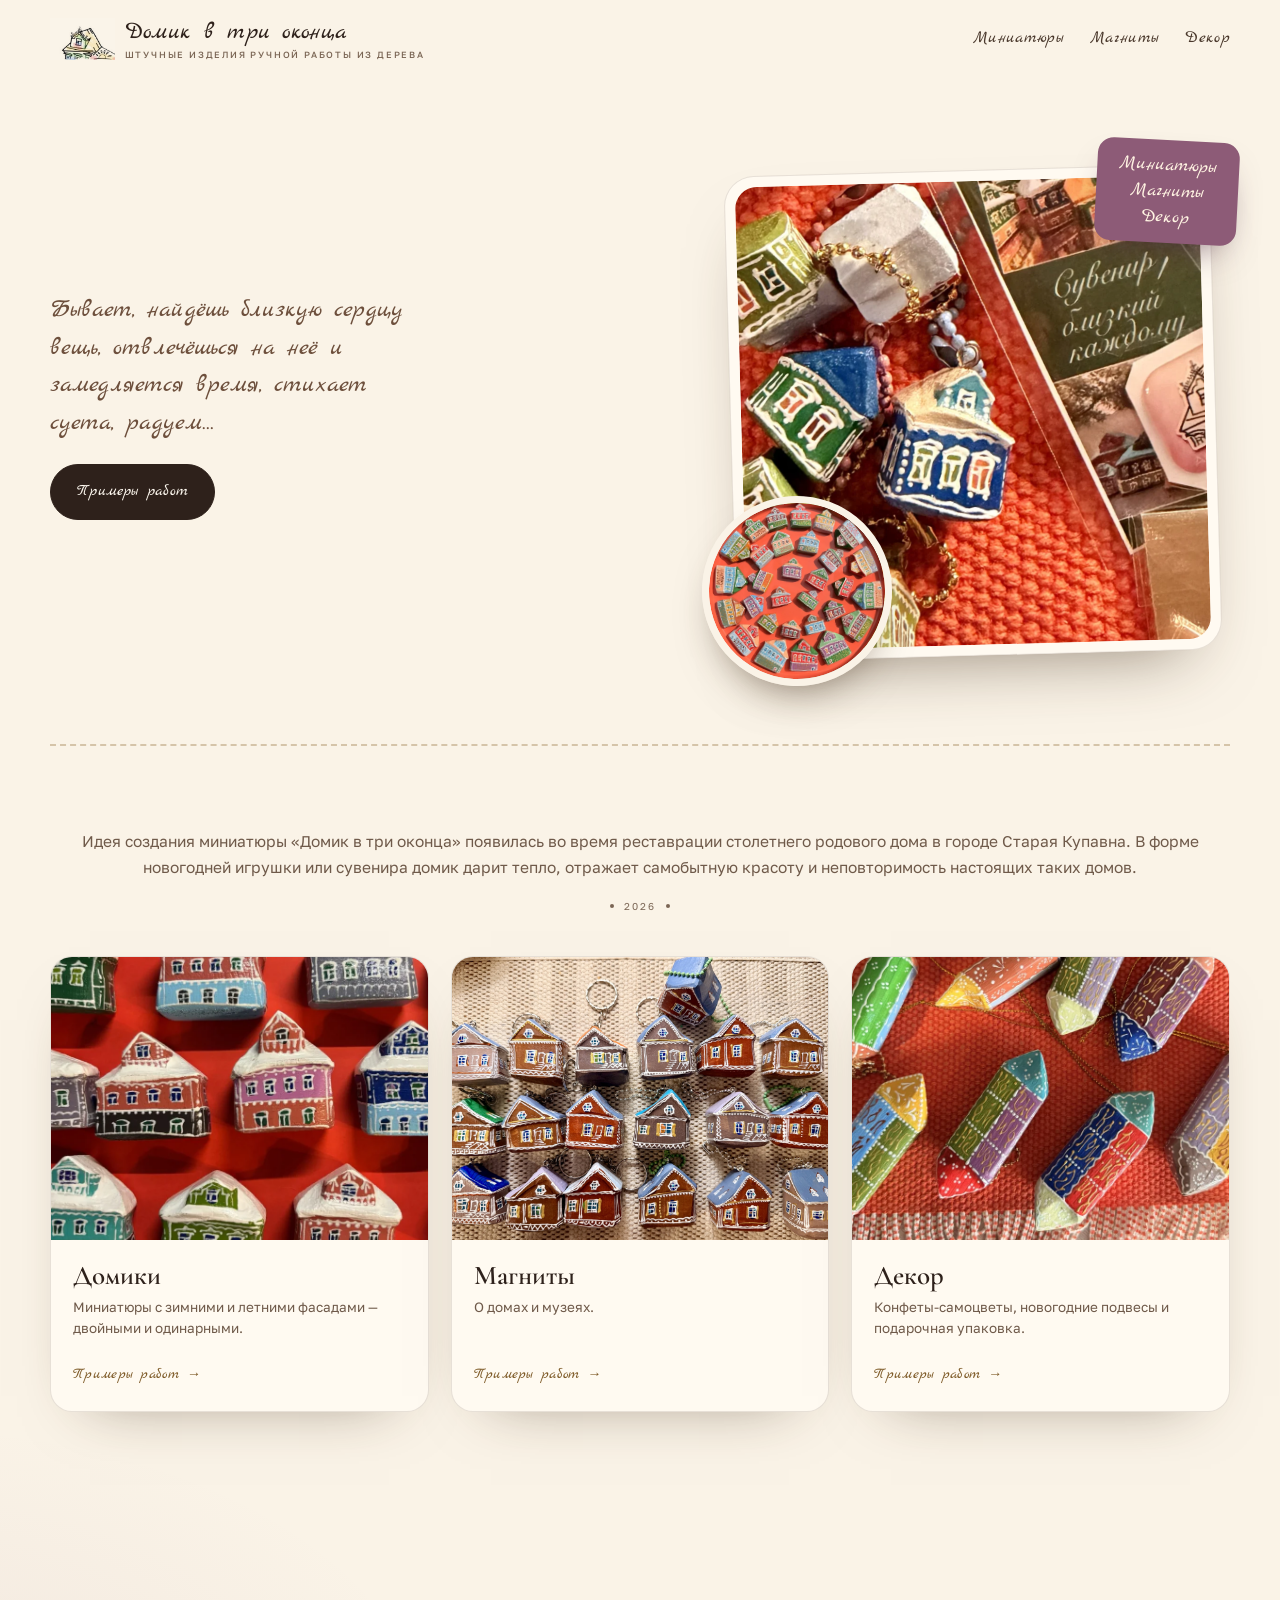
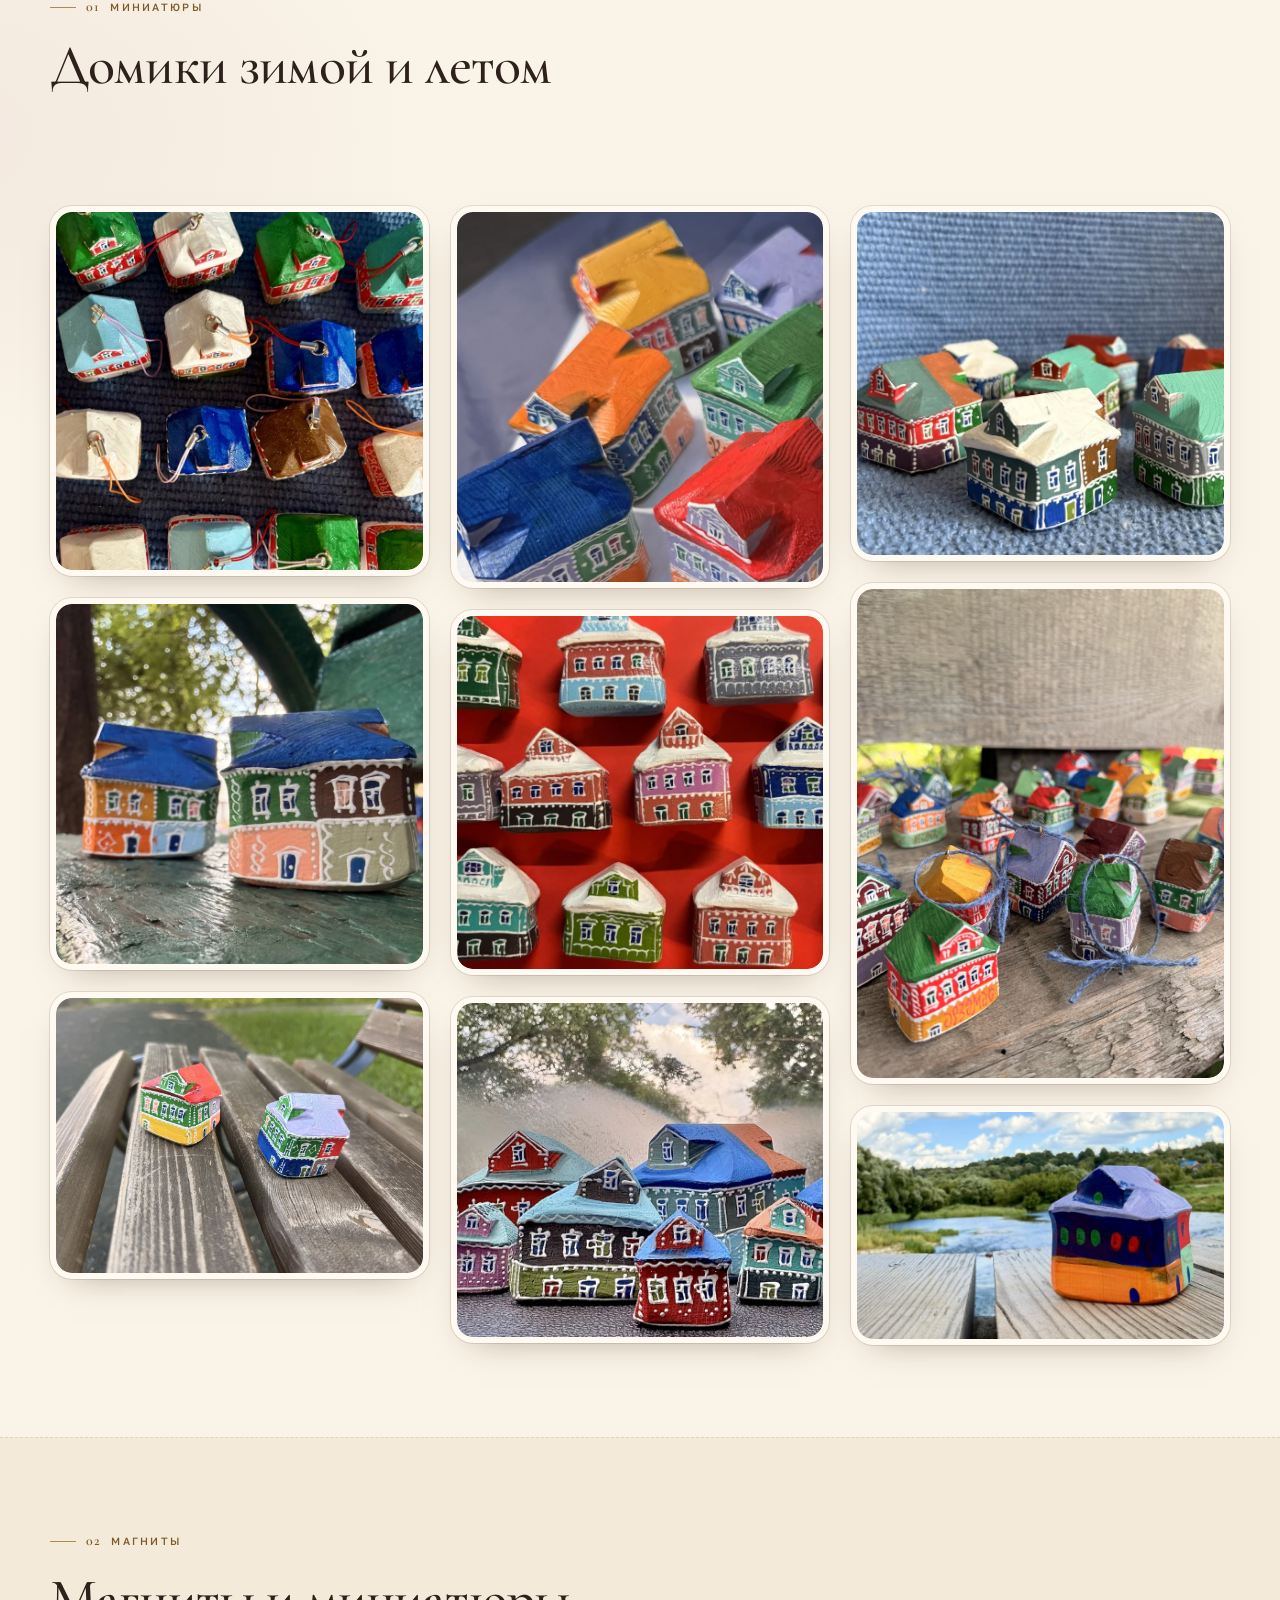
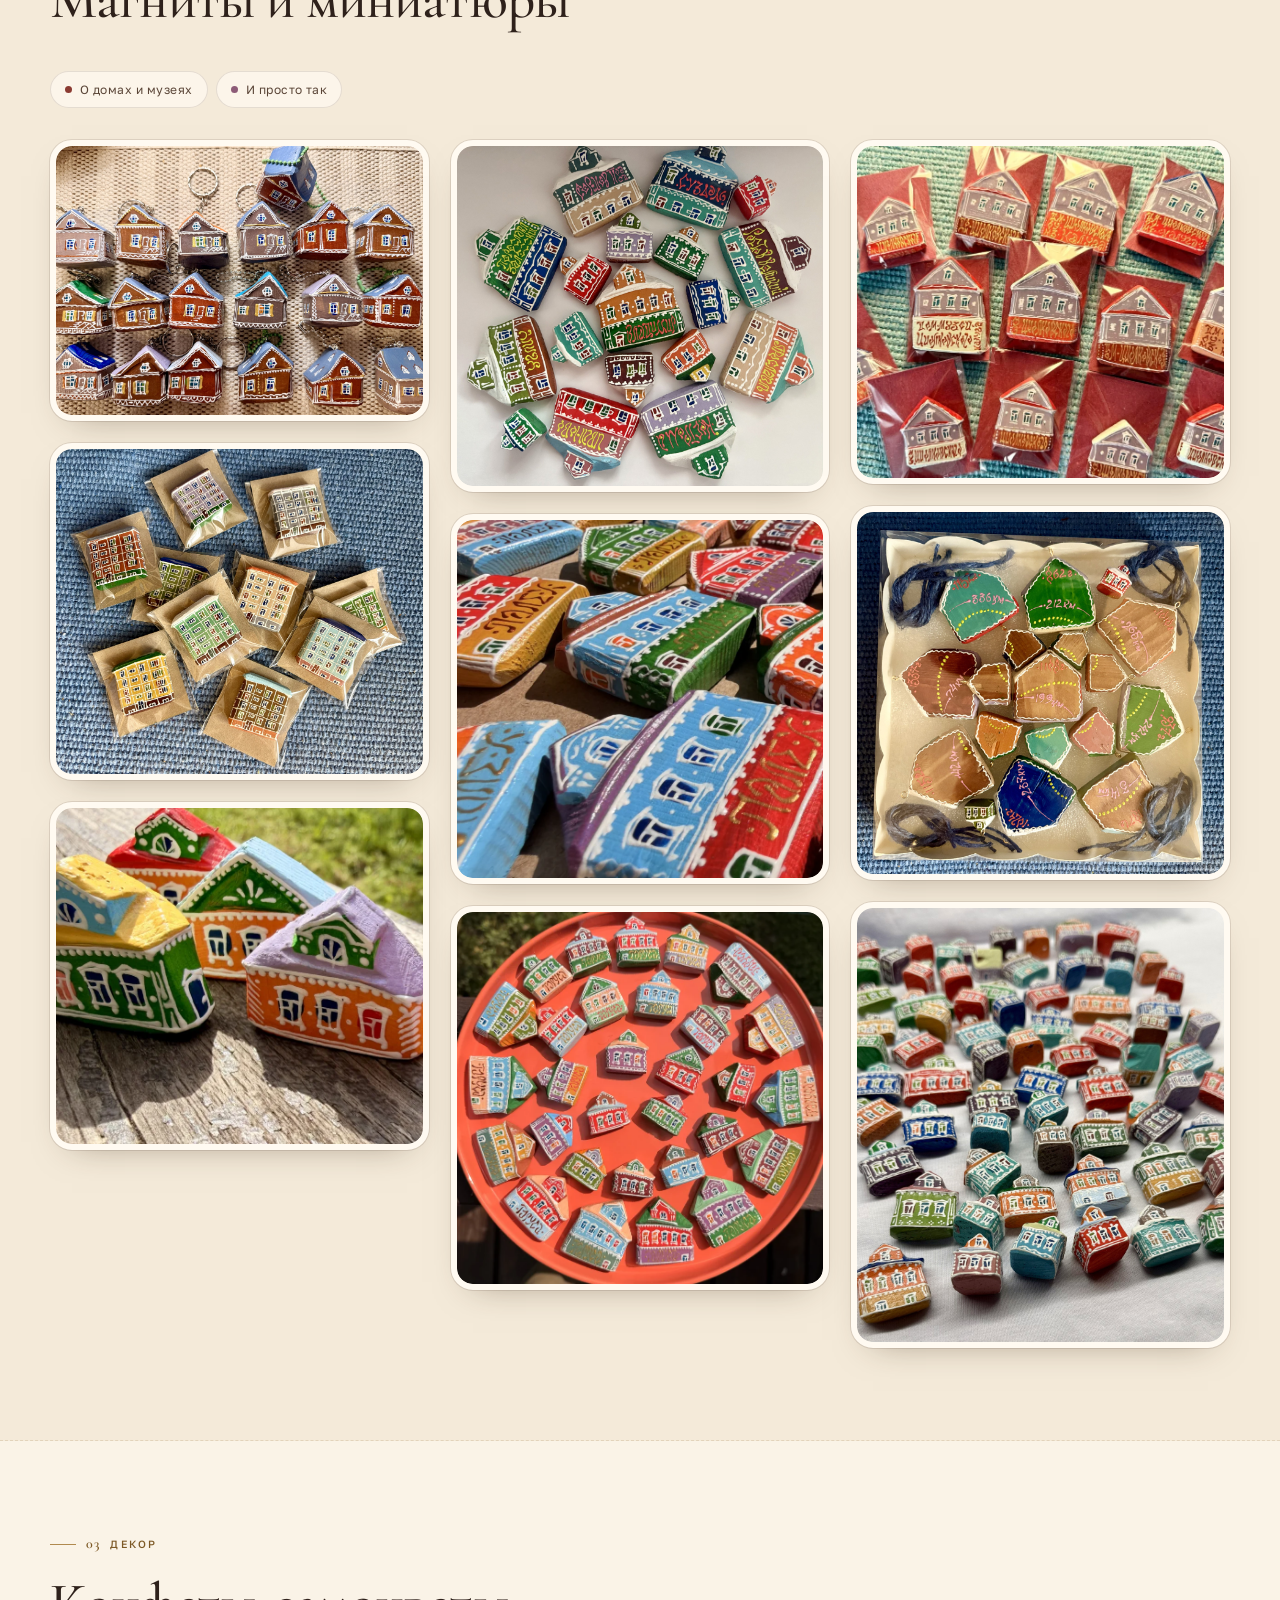
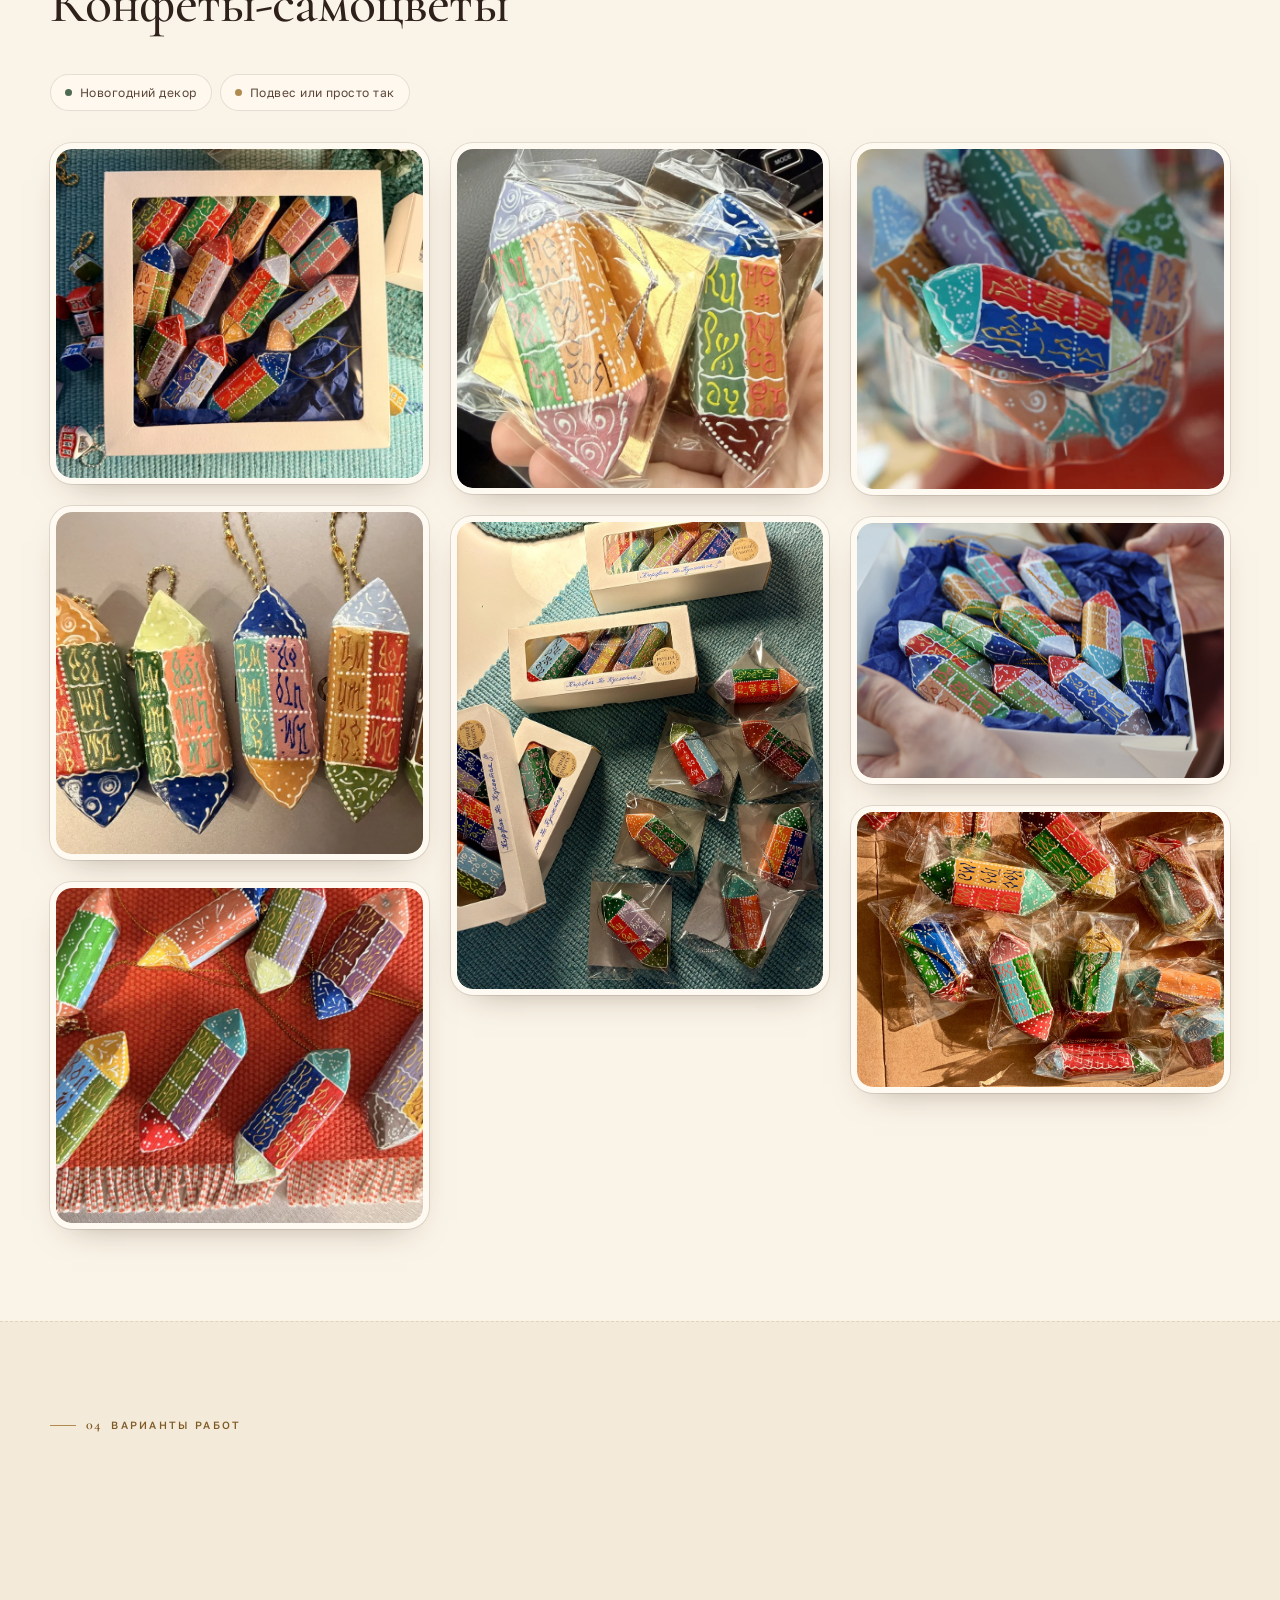
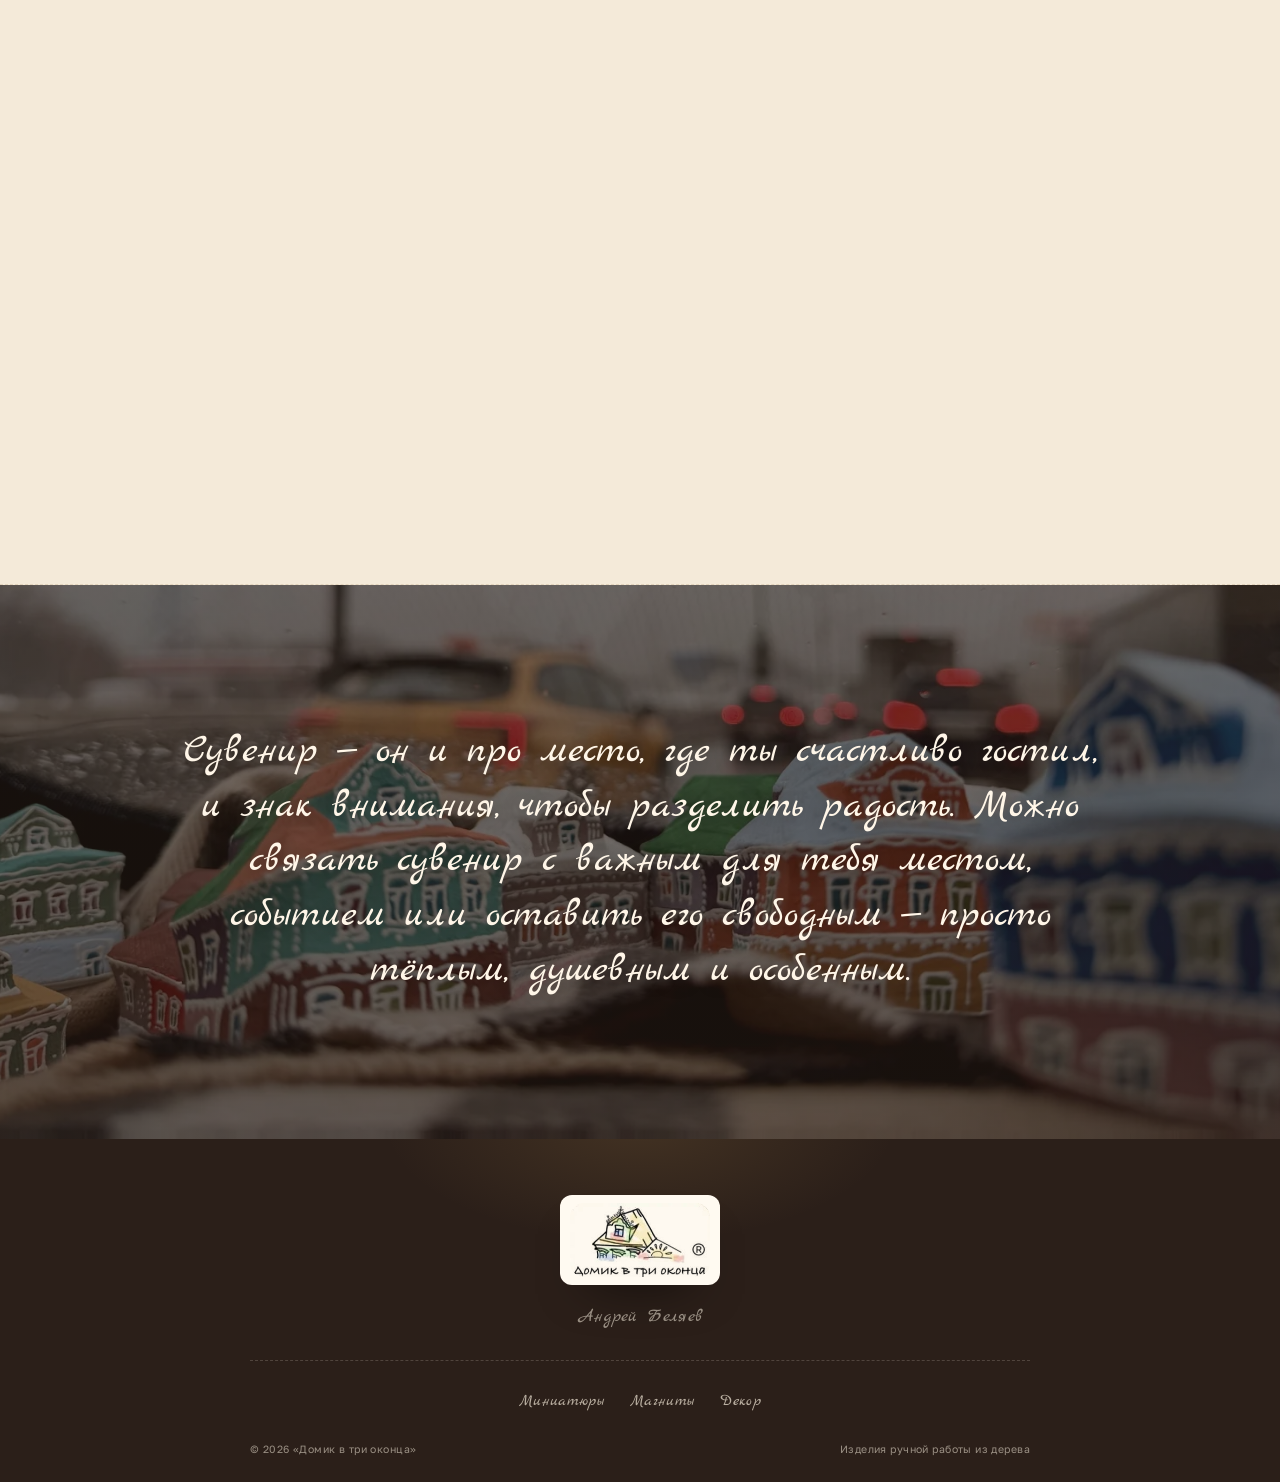
<file: index.html>
<!doctype html>
<html lang="ru">
<head>
  <meta charset="utf-8">
  <meta name="viewport" content="width=device-width, initial-scale=1">
  <title>Домик в три оконца — деревянные домики, магниты и декор ручной работы</title>
  <meta name="description" content="Домик в три оконца — штучные изделия ручной работы из дерева: миниатюрные домики, магниты, конфеты-самоцветы и новогодний декор. Андрей Беляев.">
  <link rel="canonical" href="https://andrbel218.github.io/domik-v-tri-okna/">
  <meta name="theme-color" content="#faf3e7">
  <script>document.documentElement.classList.add("js");</script>

  <meta property="og:type" content="website">
  <meta property="og:locale" content="ru_RU">
  <meta property="og:title" content="Домик в три оконца — изделия ручной работы из дерева">
  <meta property="og:description" content="Миниатюрные домики, магниты, конфеты-самоцветы и новогодний декор. Каждая вещь расписана вручную.">
  <meta property="og:url" content="https://andrbel218.github.io/domik-v-tri-okna/">
  <meta property="og:image" content="https://andrbel218.github.io/domik-v-tri-okna/assets/img/hero-main.jpg">

  <link rel="icon" href="assets/favicon.svg" type="image/svg+xml">
  <link rel="preconnect" href="https://fonts.googleapis.com">
  <link rel="preconnect" href="https://fonts.gstatic.com" crossorigin>
  <link href="https://fonts.googleapis.com/css2?family=Cormorant+Garamond:ital,wght@0,400;0,500;0,600;1,400;1,500&family=Golos+Text:wght@400;500;600&family=Marck+Script&display=swap" rel="stylesheet">
  <link rel="stylesheet" href="styles.css?v=23">

  <script type="application/ld+json">
  {
    "@context": "https://schema.org",
    "@type": "Organization",
    "name": "Домик в три оконца",
    "url": "https://andrbel218.github.io/domik-v-tri-okna/",
    "logo": "https://andrbel218.github.io/domik-v-tri-okna/assets/img/logo-correct.png",
    "founder": "Андрей Беляев",
    "description": "Штучные изделия ручной работы из дерева: миниатюрные домики, магниты, конфеты-самоцветы и новогодний декор."
  }
  </script>
</head>
<body>
  <div id="top"></div>
  <a class="skip-link" href="#main">Перейти к содержимому</a>

  <header class="site-header">
    <div class="container header__inner">
      <a class="brand" href="#top" aria-label="Домик в три оконца — штучные изделия ручной работы из дерева, на главную">
        <img class="brand__mark" src="assets/img/logo-mark.jpg" alt="" width="215" height="140">
        <span class="brand__text">
          <span class="brand__name">Домик в три оконца</span>
          <span class="brand__note">Штучные изделия ручной работы из дерева</span>
        </span>
      </a>

      <nav class="nav" id="nav" aria-label="Основная навигация">
        <a href="#domiki">Миниатюры</a>
        <a href="#magnity">Магниты</a>
        <a href="#dekor">Декор</a>
      </nav>

      <button class="burger" type="button" aria-label="Открыть меню" aria-controls="nav" aria-expanded="false">
        <span></span><span></span><span></span>
      </button>
    </div>
  </header>

  <main id="main">
    <!-- Блок «про идею»: заказчик пришлёт отдельный слайд. Вставить перед .hero. -->
    <section class="hero">
      <div class="container hero__grid">
        <div class="hero__content" data-reveal>
          <h1 class="visually-hidden">Домик в три оконца — штучные изделия ручной работы из дерева</h1>
          <p class="hero__quote">Бывает, найдёшь близкую сердцу вещь, отвлечёшься на неё и замедляется время, стихает суета, радуем…</p>
          <div class="hero__actions">
            <a class="btn btn--primary" href="#domiki">Примеры работ</a>
          </div>
        </div>

        <div class="hero__media" data-reveal>
          <figure class="hero__photo">
            <img src="assets/img/photos/hero-main-preview.webp" alt="Деревянные домики-брелоки и миниатюры на оранжевой вязаной салфетке" width="988" height="1000" fetchpriority="high">
          </figure>
          <figure class="hero__inset">
            <img src="assets/img/photos/214317-08-preview.webp" alt="Магниты-домики в красной тарелке" width="789" height="800" loading="lazy">
          </figure>
          <div class="hero__badge" aria-hidden="true">
            <span>Миниатюры</span>
            <span>Магниты</span>
            <span>Декор</span>
          </div>
        </div>
      </div>
      <div class="container">
        <div class="stitch"></div>
      </div>
    </section>

    <section class="section section--categories" id="kategorii">
      <div class="container">
        <div class="section-head section-head--center" data-reveal>
          <div class="idea-text">
            <p class="section-head__sub">Идея создания миниатюры «Домик в три оконца» появилась во время реставрации столетнего родового дома в городе Старая Купавна. В форме новогодней игрушки или сувенира домик дарит тепло, отражает самобытную красоту и неповторимость настоящих таких домов.</p>
            <p class="section-head__year"><span class="year-dot" aria-hidden="true"></span>2026<span class="year-dot" aria-hidden="true"></span></p>
          </div>
        </div>

        <div class="cards">
          <a class="cat-card" href="#domiki" data-reveal>
            <span class="cat-card__media">
              <img src="assets/img/photos/214313-05-preview.webp" alt="Домики-миниатюры с зимней росписью" width="800" height="771" loading="lazy">
            </span>
            <span class="cat-card__body">
              <span class="cat-card__title">Домики</span>
              <span class="cat-card__text">Миниатюры с зимними и летними фасадами — двойными и одинарными.</span>
              <span class="cat-card__link">Примеры работ</span>
            </span>
          </a>

          <a class="cat-card" href="#magnity" data-reveal>
            <span class="cat-card__media">
              <img src="assets/img/photos/214317-01-customer-preview.jpg" alt="Магниты-домики с разными фасадами" width="1200" height="880" loading="lazy">
            </span>
            <span class="cat-card__body">
              <span class="cat-card__title">Магниты</span>
              <span class="cat-card__text">О домах и музеях.</span>
              <span class="cat-card__link">Примеры работ</span>
            </span>
          </a>

          <a class="cat-card" href="#dekor" data-reveal>
            <span class="cat-card__media">
              <img src="assets/img/photos/214320-03-preview.webp" alt="Конфеты-самоцветы с росписью на красном фоне" width="800" height="732" loading="lazy">
            </span>
            <span class="cat-card__body">
              <span class="cat-card__title">Декор</span>
              <span class="cat-card__text">Конфеты-самоцветы, новогодние подвесы и подарочная упаковка.</span>
              <span class="cat-card__link">Примеры работ</span>
            </span>
          </a>
        </div>
      </div>
    </section>

    <section class="section" id="domiki">
      <div class="container">
        <div class="section-head" data-reveal>
          <p class="eyebrow"><span class="eyebrow__num">01</span> Миниатюры</p>
          <h2>Домики зимой и летом</h2>
        </div>

        <ul class="chips" data-reveal>
          <li class="chip"><i style="--chip:#b08a4f"></i>Двойной фасад</li>
          <li class="chip"><i style="--chip:#4e6a50"></i>Одинарный фасад</li>
        </ul>

        <div class="gallery" data-gallery>
          <figure class="gallery__item" data-reveal>
            <button class="gallery__btn" type="button" data-lightbox data-full="assets/img/photos/214313-01-full.webp" aria-label="Открыть фото: домики с зимними и летними фасадами">
              <img src="assets/img/photos/214313-01-preview.webp" alt="Набор домиков с зимними и летними фасадами" width="800" height="782" loading="lazy">
            </button>
          </figure>
          <figure class="gallery__item" data-reveal>
            <button class="gallery__btn" type="button" data-lightbox data-full="assets/img/photos/214313-02-full.webp" aria-label="Открыть фото: два расписных домика">
              <img src="assets/img/photos/214313-02-preview.webp" alt="Два расписных домика на садовом столе" width="800" height="785" loading="lazy">
            </button>
          </figure>
          <figure class="gallery__item" data-reveal>
            <button class="gallery__btn" type="button" data-lightbox data-full="assets/img/photos/heic__image-23-11-26-06-41-7-full.jpg" aria-label="Открыть фото: домики с двойным фасадом">
              <img src="assets/img/photos/heic__image-23-11-26-06-41-7-preview.jpg" alt="Домики с двойным фасадом на деревянной скамье" width="1200" height="900" loading="lazy">
            </button>
          </figure>
          <figure class="gallery__item" data-reveal>
            <button class="gallery__btn" type="button" data-lightbox data-full="assets/img/photos/214313-04-full.webp" aria-label="Открыть фото: домики с яркой росписью">
              <img src="assets/img/photos/214313-04-preview.webp" alt="Яркие домики с росписью на красном фоне" width="792" height="800" loading="lazy">
            </button>
          </figure>
          <figure class="gallery__item" data-reveal>
            <button class="gallery__btn" type="button" data-lightbox data-full="assets/img/photos/214313-05-full.webp" aria-label="Открыть фото: домики-магниты с зимней росписью">
              <img src="assets/img/photos/214313-05-preview.webp" alt="Домики-магниты с зимними фасадами на красной ткани" width="800" height="771" loading="lazy">
            </button>
          </figure>
          <figure class="gallery__item" data-reveal>
            <button class="gallery__btn" type="button" data-lightbox data-full="assets/img/photos/214313-06-full.webp" aria-label="Открыть фото: домики на летней веранде">
              <img src="assets/img/photos/214313-06-preview.webp" alt="Миниатюрные домики на летней веранде" width="800" height="728" loading="lazy">
            </button>
          </figure>
          <figure class="gallery__item" data-reveal>
            <button class="gallery__btn" type="button" data-lightbox data-full="assets/img/photos/214313-07-full.webp" aria-label="Открыть фото: домики с разными фасадами">
              <img src="assets/img/photos/214313-07-preview.webp" alt="Домики с разными фасадами на тканой салфетке" width="800" height="749" loading="lazy">
            </button>
          </figure>
          <figure class="gallery__item" data-reveal>
            <button class="gallery__btn" type="button" data-lightbox data-full="assets/img/photos/heic__image-23-11-26-06-41-1-full.jpg" aria-label="Открыть фото: домики среди зелени">
              <img src="assets/img/photos/heic__image-23-11-26-06-41-1-preview.jpg" alt="Расписные домики среди зелени" width="1200" height="900" loading="lazy">
            </button>
          </figure>
          <figure class="gallery__item" data-reveal>
            <button class="gallery__btn" type="button" data-lightbox data-full="assets/img/photos/214313-09-full.webp" aria-label="Открыть фото: домик на берегу реки">
              <img src="assets/img/photos/214313-09-preview.webp" alt="Домик с синей крышей на берегу реки" width="800" height="496" loading="lazy">
            </button>
          </figure>
        </div>
      </div>
    </section>

    <section class="section section--tint" id="magnity">
      <div class="container">
        <div class="section-head" data-reveal>
          <p class="eyebrow"><span class="eyebrow__num">02</span> Магниты</p>
          <h2>Магниты и миниатюры</h2>
        </div>

        <ul class="chips" data-reveal>
          <li class="chip"><i style="--chip:#8b3a31"></i>О домах и музеях</li>
          <li class="chip"><i style="--chip:#8d5b77"></i>И просто так</li>
        </ul>

        <div class="gallery" data-gallery>
          <figure class="gallery__item" data-reveal>
            <button class="gallery__btn" type="button" data-lightbox data-full="assets/img/photos/214317-01-customer-full.jpg" aria-label="Открыть фото: магниты-домики с разными фасадами">
              <img src="assets/img/photos/214317-01-customer-preview.jpg" alt="Магниты-домики с разными фасадами на тёмном фоне" width="1200" height="880" loading="lazy">
            </button>
          </figure>
          <figure class="gallery__item" data-reveal>
            <button class="gallery__btn" type="button" data-lightbox data-full="assets/img/photos/heic__image-23-11-26-06-44-4-full.jpg" aria-label="Открыть фото: маленькие наборные домики">
              <img src="assets/img/photos/heic__image-23-11-26-06-44-4-preview.jpg" alt="Маленькие наборные домики на синей ткани" width="1200" height="1063" loading="lazy">
            </button>
          </figure>
          <figure class="gallery__item" data-reveal>
            <button class="gallery__btn" type="button" data-lightbox data-full="assets/img/photos/214317-04-full.webp" aria-label="Открыть фото: домики-магниты на деревянном столе">
              <img src="assets/img/photos/214317-04-preview.webp" alt="Домики-магниты на деревянном столе" width="800" height="735" loading="lazy">
            </button>
          </figure>
          <figure class="gallery__item" data-reveal>
            <button class="gallery__btn" type="button" data-lightbox data-full="assets/img/photos/214317-02-customer-full.jpg" aria-label="Открыть фото: наборные магниты-домики">
              <img src="assets/img/photos/214317-02-customer-preview.jpg" alt="Наборные магниты-домики, рассыпанные на светлой поверхности" width="1200" height="1112" loading="lazy">
            </button>
          </figure>
          <figure class="gallery__item" data-reveal>
            <button class="gallery__btn" type="button" data-lightbox data-full="assets/img/photos/214317-06-full.webp" aria-label="Открыть фото: магниты-домики с навесами">
              <img src="assets/img/photos/214317-06-preview.webp" alt="Магниты-домики с разноцветными навесами" width="800" height="782" loading="lazy">
            </button>
          </figure>
          <figure class="gallery__item" data-reveal>
            <button class="gallery__btn" type="button" data-lightbox data-full="assets/img/photos/214317-08-full.webp" aria-label="Открыть фото: домики-магниты в красной тарелке">
              <img src="assets/img/photos/214317-08-preview.webp" alt="Магниты-домики в красной тарелке" width="789" height="800" loading="lazy">
            </button>
          </figure>
          <figure class="gallery__item" data-reveal>
            <button class="gallery__btn" type="button" data-lightbox data-full="assets/img/photos/214317-09-full.webp" aria-label="Открыть фото: домики-магниты в подарочной упаковке">
              <img src="assets/img/photos/214317-09-preview.webp" alt="Домики-магниты в подарочной упаковке" width="800" height="725" loading="lazy">
            </button>
          </figure>
          <figure class="gallery__item" data-reveal>
            <button class="gallery__btn" type="button" data-lightbox data-full="assets/img/photos/heic__image-23-11-26-06-44-1-full.jpg" aria-label="Открыть фото: расписные домики-подвески на ткани">
              <img src="assets/img/photos/heic__image-23-11-26-06-44-1-preview.jpg" alt="Расписные домики-подвески на тканевой подложке" width="1200" height="1184" loading="lazy">
            </button>
          </figure>
          <figure class="gallery__item" data-reveal>
            <button class="gallery__btn" type="button" data-lightbox data-full="assets/img/photos/heic__image-23-11-26-06-43-2-full.jpg" aria-label="Открыть фото: маленькие магниты-домики">
              <img src="assets/img/photos/heic__image-23-11-26-06-43-2-preview.jpg" alt="Много маленьких магнитов-домиков на светлой поверхности" width="1013" height="1200" loading="lazy">
            </button>
          </figure>
        </div>
      </div>
    </section>

    <section class="section" id="dekor">
      <div class="container">
        <div class="section-head" data-reveal>
          <p class="eyebrow"><span class="eyebrow__num">03</span> Декор</p>
          <h2>Конфеты-самоцветы</h2>
        </div>

        <ul class="chips" data-reveal>
          <li class="chip"><i style="--chip:#4e6a50"></i>Новогодний декор</li>
          <li class="chip"><i style="--chip:#b08a4f"></i>Подвес или просто так</li>
        </ul>

        <div class="gallery" data-gallery>
          <figure class="gallery__item" data-reveal>
            <button class="gallery__btn" type="button" data-lightbox data-full="assets/img/photos/214320-01-full.webp" aria-label="Открыть фото: конфеты-самоцветы в коробке">
              <img src="assets/img/photos/214320-01-preview.webp" alt="Конфеты-самоцветы в подарочной коробке" width="800" height="718" loading="lazy">
            </button>
          </figure>
          <figure class="gallery__item" data-reveal>
            <button class="gallery__btn" type="button" data-lightbox data-full="assets/img/photos/214320-02-full.webp" aria-label="Открыть фото: ёлочные подвесы-домики">
              <img src="assets/img/photos/214320-02-preview.webp" alt="Ёлочные подвесы в виде домиков" width="800" height="745" loading="lazy">
            </button>
          </figure>
          <figure class="gallery__item" data-reveal>
            <button class="gallery__btn" type="button" data-lightbox data-full="assets/img/photos/214320-03-full.webp" aria-label="Открыть фото: конфеты-самоцветы с росписью">
              <img src="assets/img/photos/214320-03-preview.webp" alt="Конфеты-самоцветы с росписью на красном фоне" width="800" height="732" loading="lazy">
            </button>
          </figure>
          <figure class="gallery__item" data-reveal>
            <button class="gallery__btn" type="button" data-lightbox data-full="assets/img/photos/214320-04-full.webp" aria-label="Открыть фото: конфеты-самоцветы в упаковке">
              <img src="assets/img/photos/214320-04-preview.webp" alt="Конфеты-самоцветы в прозрачной упаковке" width="800" height="740" loading="lazy">
            </button>
          </figure>
          <figure class="gallery__item" data-reveal>
            <button class="gallery__btn" type="button" data-lightbox data-full="assets/img/photos/heic__image-23-11-26-06-44-5-full.jpg" aria-label="Открыть фото: подарочные наборы">
              <img src="assets/img/photos/heic__image-23-11-26-06-44-5-preview.jpg" alt="Подарочные наборы конфет-самоцветов" width="943" height="1200" loading="lazy">
            </button>
          </figure>
          <figure class="gallery__item" data-reveal>
            <button class="gallery__btn" type="button" data-lightbox data-full="assets/img/photos/214320-06-full.webp" aria-label="Открыть фото: конфеты-самоцветы крупным планом">
              <img src="assets/img/photos/214320-06-preview.webp" alt="Крупный план конфет-самоцветов" width="800" height="741" loading="lazy">
            </button>
          </figure>
          <figure class="gallery__item" data-reveal>
            <button class="gallery__btn" type="button" data-lightbox data-full="assets/img/photos/jpeg__image-24-11-26-01-13-1-full.jpg" aria-label="Открыть фото: горка конфет-самоцветов">
              <img src="assets/img/photos/jpeg__image-24-11-26-01-13-1-preview.jpg" alt="Горка конфет-самоцветов" width="1200" height="836" loading="lazy">
            </button>
          </figure>
          <figure class="gallery__item" data-reveal>
            <button class="gallery__btn" type="button" data-lightbox data-full="assets/img/photos/heic__image-23-11-26-06-37-full.jpg" aria-label="Открыть фото: конфеты-самоцветы в упаковке">
              <img src="assets/img/photos/heic__image-23-11-26-06-37-preview.jpg" alt="Конфеты-самоцветы в прозрачной упаковке" width="1200" height="900" loading="lazy">
            </button>
          </figure>
        </div>
      </div>
    </section>

    <section class="section section--tint" id="ceny">
      <div class="container">
        <div class="section-head" data-reveal>
          <p class="eyebrow"><span class="eyebrow__num">04</span> Варианты работ</p>
        </div>

        <div class="price-grid">
          <div class="price-card" data-reveal>
            <div class="price-card__top">
              <span class="price-card__title">Что можно заказать</span>
            </div>

            <ul class="price-list">
              <li class="price-row">
                <span class="price-row__name">Домик с мезонином, с двумя фасадами</span>
                <span class="price-row__size">5 × 5 × 5 см</span>
              </li>
              <li class="price-row">
                <span class="price-row__name">Домик с мезонином, с подвесом</span>
                <span class="price-row__size">4 × 4 × 2 см</span>
              </li>
              <li class="price-row">
                <span class="price-row__name">Брелок / обвес</span>
                <span class="price-row__size">2,5 × 2,5 × 0,5 см<br>или 1,5 × 1,5 × 1,5 см</span>
              </li>
              <li class="price-row">
                <span class="price-row__name">Магнит большой (брошь / значок)</span>
                <span class="price-row__size">4,5 × 4 × 0,5 см</span>
              </li>
              <li class="price-row">
                <span class="price-row__name">Магнит малый (брошь / значок)</span>
                <span class="price-row__size">3 × 3 × 0,5 см</span>
              </li>
              <li class="price-row">
                <span class="price-row__name">Магнит-кроха (брошь / значок)</span>
                <span class="price-row__size">2,5 × 2 × 0,5 см</span>
              </li>
              <li class="price-row">
                <span class="price-row__name">Домик с мезонином малый, с подвесом</span>
                <span class="price-row__size">размер уточняется</span>
              </li>
              <li class="price-row">
                <span class="price-row__name">Конфеты-самоцветы</span>
                <span class="price-row__size">7 × 2,5 × 1,5 см</span>
              </li>
            </ul>

            <p class="price-card__note">Упаковка: пакет с клеевым краем и фоновая подложка. Стоимость — по запросу.</p>
          </div>
        </div>
      </div>
    </section>

    <section class="quote" aria-label="О сувенире">
      <img class="quote__bg" src="assets/img/photos/quote-bg-preview.webp" alt="" width="1600" height="638" loading="lazy" aria-hidden="true">
      <div class="container quote__inner" data-reveal>
        <blockquote class="quote__text">Сувенир — он и про место, где ты счастливо гостил, и знак внимания, чтобы разделить радость. Можно связать сувенир с важным для тебя местом, событием или оставить его свободным — просто тёплым, душевным и особенным.</blockquote>
      </div>
    </section>

    <footer class="footer" id="kontakty">
      <div class="container footer__inner">
        <div class="footer__logo-wrap" data-reveal>
          <img class="footer__logo" src="assets/img/logo-correct.png" alt="Домик в три оконца" width="262" height="140" loading="lazy">
        </div>

        <p class="footer__name" data-reveal>Андрей Беляев</p>

        <nav class="footer__nav" aria-label="Навигация в подвале">
          <a href="#domiki">Миниатюры</a>
          <a href="#magnity">Магниты</a>
          <a href="#dekor">Декор</a>
        </nav>

        <div class="footer__bottom">
          <span>© <span id="year">2026</span> «Домик в три оконца»</span>
          <span>Изделия ручной работы из дерева</span>
        </div>
      </div>
    </footer>
  </main>

  <dialog class="lightbox" id="lightbox" aria-label="Просмотр фотографии">
    <button class="lightbox__close" type="button" aria-label="Закрыть">×</button>
    <button class="lightbox__nav lightbox__nav--prev" type="button" aria-label="Предыдущее фото">‹</button>
    <figure class="lightbox__figure">
      <img class="lightbox__img" id="lightbox-img" alt="">
    </figure>
    <button class="lightbox__nav lightbox__nav--next" type="button" aria-label="Следующее фото">›</button>
  </dialog>

  <script src="script.js?v=17" defer></script>
</body>
</html>
</file>
<file: styles.css>
/* =========================================================
   Домик в три оконца — сайт-визитка
   ========================================================= */

:root {
  --paper: #faf3e7;
  --paper-2: #f4ead9;
  --cream: #fffaf1;
  --ink: #2e211b;
  --muted: #6f5a4a;
  --muted-soft: #7a6554;
  --line: rgba(56, 38, 28, 0.12);
  --line-strong: rgba(143, 106, 52, 0.35);
  --ochre: #b08a4f;
  --ochre-deep: #7d5926;
  --ochre-light: #e9c88f;
  --plum: #8d5b77;
  --forest: #4e6a50;
  --brick: #8b3a31;

  --font-body: "Golos Text", system-ui, -apple-system, "Segoe UI", sans-serif;
  --font-display: "Cormorant Garamond", Georgia, "Times New Roman", serif;
  --font-script: "Marck Script", "Segoe Script", cursive;

  --radius: 22px;
  --shadow-soft: 0 24px 60px -40px rgba(60, 40, 20, 0.55);
  --ease: cubic-bezier(0.2, 0.65, 0.25, 1);
}

*,
*::before,
*::after {
  box-sizing: border-box;
}

html {
  scroll-behavior: smooth;
  -webkit-text-size-adjust: 100%;
}

body {
  margin: 0;
  background-color: var(--paper);
  background-image:
    radial-gradient(1100px 560px at 88% -8%, rgba(176, 138, 79, 0.16), transparent 62%),
    radial-gradient(900px 520px at -8% 22%, rgba(141, 91, 119, 0.08), transparent 60%);
  background-repeat: no-repeat;
  color: var(--ink);
  font-family: var(--font-body);
  font-size: 16px;
  line-height: 1.6;
  -webkit-font-smoothing: antialiased;
  text-rendering: optimizeLegibility;
}

body.no-scroll {
  overflow: hidden;
}

img {
  display: block;
  max-width: 100%;
  height: auto;
}

a {
  color: inherit;
}

::selection {
  background: rgba(176, 138, 79, 0.3);
}

:focus-visible {
  outline: 2px solid var(--ochre);
  outline-offset: 3px;
  border-radius: 6px;
}

.container {
  width: min(1180px, calc(100% - 48px));
  margin-inline: auto;
}

.skip-link {
  position: fixed;
  top: 12px;
  left: 12px;
  z-index: 200;
  padding: 10px 18px;
  border-radius: 999px;
  background: var(--ink);
  color: var(--cream);
  font-size: 13px;
  text-decoration: none;
  transform: translateY(-160%);
  transition: transform 0.2s var(--ease);
}

.skip-link:focus {
  transform: none;
}

.visually-hidden {
  position: absolute;
  width: 1px;
  height: 1px;
  padding: 0;
  margin: -1px;
  overflow: hidden;
  clip: rect(0 0 0 0);
  white-space: nowrap;
  border: 0;
}

/* ---------- Header ---------- */

.site-header {
  position: sticky;
  top: 0;
  z-index: 60;
  background: rgba(250, 243, 231, 0.9);
  border-bottom: 1px solid transparent;
  -webkit-backdrop-filter: blur(14px);
  backdrop-filter: blur(14px);
  transition: background 0.25s ease, box-shadow 0.25s ease, border-color 0.25s ease;
}

.site-header.is-scrolled {
  background: rgba(250, 243, 231, 0.97);
  border-bottom-color: var(--line);
  box-shadow: 0 12px 34px -24px rgba(60, 40, 20, 0.5);
}

.header__inner {
  display: flex;
  align-items: center;
  justify-content: space-between;
  gap: 24px;
  min-height: 78px;
}

.brand {
  display: flex;
  align-items: center;
  gap: 10px;
  text-decoration: none;
  color: var(--ink);
  flex-shrink: 0;
}

.brand__mark {
  width: auto;
  height: 42px;
  mix-blend-mode: multiply;
}

.brand__text {
  display: flex;
  flex-direction: column;
  gap: 4px;
}

.brand__name {
  font-family: var(--font-script);
  font-size: 24px;
  font-weight: 400;
  line-height: 1.1;
  letter-spacing: 0.01em;
}

.brand__note {
  font-size: 9px;
  font-weight: 500;
  line-height: 1;
  letter-spacing: 0.2em;
  text-transform: uppercase;
  color: var(--muted-soft);
}

.nav {
  display: flex;
  align-items: center;
  gap: 26px;
}

.nav a {
  position: relative;
  padding: 6px 0;
  font-family: var(--font-script);
  font-size: 17px;
  font-weight: 400;
  letter-spacing: 0.02em;
  text-decoration: none;
  color: #4a382c;
  transition: color 0.2s ease;
}

.nav a::after {
  content: "";
  position: absolute;
  left: 0;
  bottom: 0;
  width: 0;
  border-bottom: 1px dashed var(--ochre);
  transition: width 0.3s var(--ease);
}

.nav a:hover {
  color: var(--ochre-deep);
}

.nav a:hover::after {
  width: 100%;
}

.burger {
  display: none;
  flex-direction: column;
  align-items: center;
  justify-content: center;
  gap: 4px;
  width: 42px;
  height: 42px;
  padding: 0;
  border: 1px solid var(--line);
  border-radius: 50%;
  background: transparent;
  cursor: pointer;
}

.burger span {
  display: block;
  width: 17px;
  height: 1.5px;
  background: var(--ink);
  transition: transform 0.25s ease, opacity 0.25s ease;
}

.nav-open .burger span:nth-child(1) {
  transform: translateY(5.5px) rotate(45deg);
}

.nav-open .burger span:nth-child(2) {
  opacity: 0;
}

.nav-open .burger span:nth-child(3) {
  transform: translateY(-5.5px) rotate(-45deg);
}

/* ---------- Shared type ---------- */

.eyebrow {
  display: flex;
  align-items: center;
  gap: 10px;
  margin: 0 0 18px;
  font-size: 10.5px;
  font-weight: 500;
  letter-spacing: 0.22em;
  text-transform: uppercase;
  color: var(--ochre-deep);
}

.eyebrow::before {
  content: "";
  width: 26px;
  border-top: 1.5px solid var(--ochre);
}

.eyebrow__num {
  font-family: var(--font-display);
  font-size: 14px;
  font-weight: 600;
  letter-spacing: 0.08em;
  color: var(--ochre-deep);
}

.section-head {
  max-width: 780px;
  margin-bottom: clamp(28px, 3.5vw, 42px);
}

.section-head--center {
  max-width: 1180px;
  margin-inline: auto;
  text-align: center;
}

.section-head h2 {
  margin: 0 0 16px;
  font-family: var(--font-display);
  font-size: clamp(34px, 4.4vw, 56px);
  font-weight: 500;
  line-height: 1.04;
  letter-spacing: -0.015em;
}

.section-head__sub {
  max-width: 62ch;
  margin: 0;
  font-size: 15.5px;
  line-height: 1.7;
  color: var(--muted);
}

.idea-text {
  max-width: none;
  margin: 0 auto;
  text-align: center;
}

.idea-text .section-head__sub {
  max-width: none;
  margin-inline: auto;
}

.section-head__year {
  display: flex;
  align-items: center;
  justify-content: center;
  gap: 10px;
  margin: 18px 0 0;
  font-size: 10px;
  letter-spacing: 0.22em;
  color: var(--muted-soft);
}

.year-dot {
  display: block;
  width: 4px;
  height: 4px;
  border-radius: 50%;
  background: currentColor;
}

/* ---------- Buttons ---------- */

.btn {
  display: inline-flex;
  align-items: center;
  justify-content: center;
  gap: 8px;
  padding: 14px 26px;
  border: 1px solid var(--ink);
  border-radius: 999px;
  font-family: var(--font-script);
  font-size: 16px;
  font-weight: 400;
  letter-spacing: 0.02em;
  text-decoration: none;
  cursor: pointer;
  transition: background 0.25s ease, color 0.25s ease, border-color 0.25s ease, transform 0.25s var(--ease);
}

.btn--primary {
  background: var(--ink);
  color: var(--cream);
}

.btn--primary:hover {
  background: var(--ochre-deep);
  border-color: var(--ochre-deep);
  transform: translateY(-2px);
}

.btn--ghost {
  background: transparent;
  border-color: rgba(46, 33, 27, 0.28);
  color: var(--ink);
}

.btn--ghost:hover {
  background: var(--ink);
  border-color: var(--ink);
  color: var(--cream);
  transform: translateY(-2px);
}

.btn--wide {
  width: 100%;
}

/* ---------- Hero ---------- */

.hero {
  padding-top: clamp(36px, 6vw, 78px);
}

.hero__grid {
  display: grid;
  grid-template-columns: minmax(0, 1.05fr) minmax(0, 0.95fr);
  gap: clamp(32px, 5vw, 72px);
  align-items: center;
}

.hero__content {
  max-width: 620px;
}

.hero__title {
  margin: 0 0 26px;
  font-family: var(--font-display);
  font-size: clamp(46px, 6.2vw, 82px);
  font-weight: 500;
  line-height: 0.96;
  letter-spacing: -0.02em;
}

.hero__title em {
  display: block;
  font-style: italic;
  font-weight: 500;
  color: var(--ochre-deep);
}

.hero__quote {
  max-width: 34ch;
  margin: 0 0 22px;
  font-family: var(--font-script);
  font-size: clamp(20px, 2vw, 25px);
  line-height: 1.5;
  color: #6d4f3c;
}

.hero__lead {
  max-width: 47ch;
  margin: 0 0 30px;
  font-size: clamp(15px, 1.15vw, 16.5px);
  line-height: 1.7;
  color: var(--muted);
}

.hero__actions {
  display: flex;
  flex-wrap: wrap;
  gap: 12px;
}

.hero__meta {
  margin: 28px 0 0;
  font-size: 10.5px;
  letter-spacing: 0.16em;
  text-transform: uppercase;
  color: var(--muted-soft);
}

.hero__meta span {
  padding: 0 4px;
  color: var(--ochre);
}

.hero__media {
  position: relative;
  width: 100%;
  max-width: 500px;
  margin-left: auto;
  padding: 14px 14px 0 0;
}

.hero__photo {
  margin: 0;
  padding: 10px;
  background: var(--cream);
  border: 1px solid var(--line);
  border-radius: 30px;
  box-shadow: 0 34px 70px -38px rgba(60, 40, 20, 0.6);
  transform: rotate(-1.6deg);
}

.hero__photo img {
  width: 100%;
  aspect-ratio: 1 / 1;
  object-fit: cover;
  border-radius: 22px;
}

.hero__inset {
  position: absolute;
  left: -28px;
  bottom: -30px;
  width: 38%;
  margin: 0;
  aspect-ratio: 1 / 1;
  border: 7px solid var(--paper);
  border-radius: 50%;
  overflow: hidden;
  box-shadow: 0 22px 44px -22px rgba(60, 40, 20, 0.6);
  transform: rotate(4deg);
}

.hero__inset img {
  width: 100%;
  height: 100%;
  object-fit: cover;
  border-radius: 50%;
}

.hero__badge {
  position: absolute;
  top: -16px;
  right: -8px;
  display: grid;
  gap: 2px;
  padding: 14px 22px;
  border-radius: 16px;
  background: var(--plum);
  color: #fff3e2;
  font-family: var(--font-script);
  font-size: 19px;
  line-height: 1.25;
  text-align: center;
  transform: rotate(3deg);
  box-shadow: 0 18px 36px -18px rgba(70, 35, 55, 0.75);
}

.stitch {
  margin-top: clamp(48px, 7vw, 88px);
  border-top: 2px dashed var(--line-strong);
}

/* ---------- Sections ---------- */

.section {
  position: relative;
  padding: clamp(56px, 7.5vw, 92px) 0;
  scroll-margin-top: 96px;
}

.section--tint {
  background: var(--paper-2);
  border-block: 1px dashed rgba(143, 106, 52, 0.18);
}

.section--categories {
  padding-top: clamp(48px, 6.5vw, 82px);
}

/* ---------- Category cards ---------- */

.cards {
  display: grid;
  grid-template-columns: repeat(3, minmax(0, 1fr));
  gap: 22px;
}

.cat-card {
  display: flex;
  flex-direction: column;
  overflow: hidden;
  height: 100%;
  border: 1px solid var(--line);
  border-radius: var(--radius);
  background: var(--cream);
  color: inherit;
  text-decoration: none;
  box-shadow: var(--shadow-soft);
  transition: transform 0.35s var(--ease), box-shadow 0.35s ease, border-color 0.35s ease;
}

.cat-card:hover {
  transform: translateY(-5px);
  border-color: rgba(176, 138, 79, 0.55);
  box-shadow: 0 30px 60px -34px rgba(60, 40, 20, 0.55);
}

.cat-card__media {
  display: block;
  overflow: hidden;
  aspect-ratio: 4 / 3;
  background: #e9dcc6;
}

.cat-card__media img {
  width: 100%;
  height: 100%;
  object-fit: cover;
  transition: transform 0.7s var(--ease);
}

.cat-card:hover .cat-card__media img {
  transform: scale(1.05);
}

.cat-card__body {
  display: flex;
  flex: 1;
  flex-direction: column;
  gap: 8px;
  padding: 22px 22px 24px;
}

.cat-card__title {
  font-family: var(--font-display);
  font-size: 27px;
  font-weight: 600;
  line-height: 1;
}

.cat-card__text {
  font-size: 13.5px;
  line-height: 1.55;
  color: var(--muted);
}

.cat-card__link {
  display: flex;
  align-items: center;
  gap: 8px;
  margin-top: auto;
  padding-top: 16px;
  font-family: var(--font-script);
  font-size: 15px;
  font-weight: 400;
  letter-spacing: 0.02em;
  color: var(--ochre-deep);
}

.cat-card__link::after {
  content: "→";
  font-size: 14px;
  transition: transform 0.3s var(--ease);
}

.cat-card:hover .cat-card__link::after {
  transform: translateX(4px);
}

/* ---------- Chips ---------- */

.chips {
  display: flex;
  flex-wrap: wrap;
  gap: 8px;
  margin: 0 0 32px;
  padding: 0;
  list-style: none;
}

.chip {
  display: inline-flex;
  align-items: center;
  gap: 8px;
  padding: 8px 14px;
  border: 1px solid var(--line);
  border-radius: 999px;
  background: rgba(255, 250, 241, 0.7);
  font-size: 12px;
  letter-spacing: 0.04em;
  color: #5a4537;
}

.chip i {
  display: block;
  width: 7px;
  height: 7px;
  border-radius: 50%;
  background: var(--chip, var(--ochre));
}

/* ---------- Gallery ---------- */

.gallery {
  column-count: 3;
  column-gap: 22px;
}

.gallery__item {
  break-inside: avoid;
  -webkit-column-break-inside: avoid;
  margin: 0 0 22px;
}

.gallery__btn {
  position: relative;
  display: block;
  width: 100%;
  padding: 0;
  border: 6px solid var(--cream);
  border-radius: 22px;
  overflow: hidden;
  background: var(--cream);
  box-shadow:
    0 0 0 1px var(--line),
    0 14px 34px -22px rgba(60, 40, 20, 0.5);
  line-height: 0;
  cursor: zoom-in;
}

.gallery__btn img {
  width: 100%;
  height: auto;
  border-radius: 15px;
  transition: transform 0.7s var(--ease);
}

.gallery__btn::after {
  content: "＋";
  position: absolute;
  right: 10px;
  bottom: 10px;
  display: grid;
  place-items: center;
  width: 34px;
  height: 34px;
  border-radius: 50%;
  background: rgba(255, 249, 239, 0.94);
  color: #3a2a20;
  font-family: var(--font-body);
  font-size: 18px;
  line-height: 1;
  opacity: 0;
  transform: translateY(6px);
  box-shadow: 0 4px 14px rgba(0, 0, 0, 0.16);
  transition: opacity 0.3s ease, transform 0.3s var(--ease);
}

.gallery__btn:hover img,
.gallery__btn:focus-visible img {
  transform: scale(1.05);
}

.gallery__btn:hover::after,
.gallery__btn:focus-visible::after {
  opacity: 1;
  transform: none;
}

.banner {
  margin: 18px 0 0;
  border: 6px solid var(--cream);
  border-radius: 24px;
  overflow: hidden;
  box-shadow:
    0 0 0 1px var(--line),
    var(--shadow-soft);
}

.banner img {
  width: 100%;
  height: clamp(140px, 18vw, 240px);
  border-radius: 17px;
  object-fit: cover;
}

/* ---------- Prices ---------- */

.price-grid {
  display: grid;
  grid-template-columns: minmax(0, 1fr);
  gap: 24px;
  max-width: 940px;
  align-items: start;
}

.price-card {
  padding: clamp(22px, 3vw, 36px);
  border: 1px solid var(--line);
  border-radius: 24px;
  background: var(--cream);
  box-shadow: var(--shadow-soft);
}

.price-card__top {
  display: flex;
  flex-wrap: wrap;
  align-items: center;
  justify-content: space-between;
  gap: 14px;
  margin-bottom: 12px;
  padding-bottom: 18px;
  border-bottom: 1px dashed var(--line);
}

.price-card__title {
  font-family: var(--font-display);
  font-size: 24px;
  font-weight: 600;
}

.price-list {
  margin: 0;
  padding: 0;
  list-style: none;
}

.price-row {
  display: grid;
  grid-template-columns: minmax(0, 1fr) auto;
  gap: 16px;
  align-items: baseline;
  padding: 15px 0;
  border-bottom: 1px dashed rgba(56, 38, 28, 0.12);
}

.price-row:last-child {
  border-bottom: 0;
}

.price-row__name {
  font-size: 15px;
  font-weight: 500;
  line-height: 1.4;
}

.price-row__size {
  font-size: 12.5px;
  line-height: 1.4;
  text-align: right;
  color: var(--muted-soft);
}

.price-card__note {
  margin: 18px 0 0;
  font-size: 12.5px;
  line-height: 1.6;
  color: var(--muted);
}

/* ---------- Quote ---------- */

.quote {
  position: relative;
  display: grid;
  place-items: center;
  overflow: hidden;
  isolation: isolate;
  min-height: 520px;
}

.quote__bg {
  position: absolute;
  inset: 0;
  z-index: -2;
  width: 100%;
  height: 100%;
  object-fit: cover;
}

.quote::before {
  content: "";
  position: absolute;
  inset: 0;
  z-index: -1;
  background: linear-gradient(180deg, rgba(35, 25, 19, 0.6), rgba(35, 25, 19, 0.68));
}

.quote__inner {
  padding: clamp(88px, 11vw, 140px) 0;
  text-align: center;
}

.quote__text {
  max-width: 920px;
  margin: 0 auto;
  font-family: var(--font-script);
  font-size: clamp(23px, 3.1vw, 40px);
  font-weight: 400;
  line-height: 1.38;
  color: #fff6e8;
  text-shadow: 0 2px 18px rgba(0, 0, 0, 0.25);
}

/* ---------- Footer ---------- */

.footer {
  position: relative;
  overflow: hidden;
  padding: 56px 0 24px;
  background: #2b1f19;
  color: #f6ecdc;
  text-align: center;
}

.footer::before {
  content: "";
  position: absolute;
  inset: -40% 30% auto;
  height: 70%;
  background: radial-gradient(closest-side, rgba(176, 138, 79, 0.18), transparent);
  pointer-events: none;
}

.footer__inner {
  position: relative;
  max-width: 780px;
}

.footer__logo-wrap {
  display: block;
  width: fit-content;
  margin: 0 auto 18px;
  padding: 8px 10px;
  border-radius: 12px;
  background: var(--cream);
  box-shadow: 0 24px 50px -30px rgba(0, 0, 0, 0.8);
  transform: rotate(-1deg);
}

.footer__logo {
  width: 140px;
  mix-blend-mode: multiply;
}

.footer__name {
  margin: 0 0 28px;
  font-family: var(--font-script);
  font-size: 18px;
  font-weight: 400;
  letter-spacing: 0.02em;
  color: rgba(246, 236, 220, 0.55);
}

.footer__nav {
  display: flex;
  flex-wrap: wrap;
  justify-content: center;
  gap: 26px;
  padding-top: 28px;
  border-top: 1px dashed rgba(246, 236, 220, 0.18);
}

.footer__nav a {
  font-family: var(--font-script);
  font-size: 16px;
  font-weight: 400;
  letter-spacing: 0.02em;
  text-decoration: none;
  color: rgba(246, 236, 220, 0.7);
  transition: color 0.2s ease;
}

.footer__nav a:hover {
  color: var(--ochre-light);
}

.footer__bottom {
  display: flex;
  flex-wrap: wrap;
  justify-content: space-between;
  gap: 12px;
  margin-top: 26px;
  font-size: 10.5px;
  letter-spacing: 0.04em;
  color: rgba(246, 236, 220, 0.55);
}

/* ---------- Lightbox ---------- */

.lightbox {
  width: 100%;
  max-width: min(1360px, 90vw);
  margin: auto;
  padding: 0;
  border: 0;
  background: transparent;
  color: #f6ecdc;
  overflow: visible;
}

.lightbox::backdrop {
  background: rgba(22, 15, 11, 0.9);
  -webkit-backdrop-filter: blur(6px);
  backdrop-filter: blur(6px);
}

.lightbox__figure {
  display: flex;
  flex-direction: column;
  align-items: center;
  gap: 14px;
  margin: 0;
}

.lightbox__img {
  max-width: 100%;
  width: auto;
  height: auto;
  max-height: 82vh;
  object-fit: contain;
  border-radius: 14px;
  box-shadow: 0 30px 80px rgba(0, 0, 0, 0.5);
}

.lightbox__close,
.lightbox__nav {
  position: fixed;
  z-index: 2;
  display: grid;
  place-items: center;
  width: 48px;
  height: 48px;
  padding: 0;
  border: 1px solid rgba(255, 249, 239, 0.22);
  border-radius: 50%;
  background: rgba(255, 249, 239, 0.1);
  color: #f6ecdc;
  cursor: pointer;
  transition: background 0.2s ease, color 0.2s ease, border-color 0.2s ease;
}

.lightbox__close {
  top: 16px;
  right: 16px;
  font-size: 26px;
  line-height: 1;
}

.lightbox__nav {
  top: 50%;
  width: 52px;
  height: 52px;
  font-size: 32px;
  line-height: 1;
  transform: translateY(-50%);
}

.lightbox__nav--prev {
  left: 12px;
}

.lightbox__nav--next {
  right: 12px;
}

.lightbox__close:hover,
.lightbox__nav:hover {
  background: var(--cream);
  border-color: var(--cream);
  color: var(--ink);
}

/* ---------- Reveal ---------- */

html.js [data-reveal] {
  opacity: 0;
  transform: translateY(22px);
  transition: opacity 0.7s ease, transform 0.7s var(--ease);
}

html.js [data-reveal].is-in {
  opacity: 1;
  transform: none;
}

.cards .cat-card:nth-child(2) {
  transition-delay: 0.08s;
}

.cards .cat-card:nth-child(3) {
  transition-delay: 0.16s;
}

/* ---------- Responsive ---------- */

@media (max-width: 900px) {
  .nav {
    position: absolute;
    top: 100%;
    right: 0;
    left: 0;
    display: none;
    flex-direction: column;
    align-items: stretch;
    gap: 0;
    padding: 10px 24px 22px;
    border-bottom: 1px solid var(--line);
    background: var(--paper);
    box-shadow: 0 24px 40px -30px rgba(60, 40, 20, 0.5);
  }

  .nav a {
    padding: 14px 0;
    border-bottom: 1px dashed var(--line);
    font-size: 15px;
  }

  .nav a:last-child {
    border-bottom: 0;
  }

  .nav a::after {
    display: none;
  }

  .nav-open .nav {
    display: flex;
  }

  .burger {
    display: flex;
  }

  .hero__grid {
    grid-template-columns: minmax(0, 1fr);
    gap: 44px;
  }

  .hero__content {
    max-width: 620px;
  }

  .hero__media {
    max-width: 460px;
    margin: 0 auto;
    padding-right: 10px;
  }

  .gallery {
    column-count: 2;
  }

  .cards {
    grid-template-columns: repeat(3, minmax(0, 1fr));
    gap: 16px;
  }

  .cat-card__body {
    padding: 18px;
  }

  .cat-card__title {
    font-size: 23px;
  }

  .cat-card__text {
    font-size: 12.5px;
  }
}

@media (max-width: 700px) {
  .header__inner {
    min-height: 68px;
  }

  .cards {
    grid-template-columns: minmax(0, 1fr);
    max-width: 460px;
  }

  .cat-card__media {
    aspect-ratio: 16 / 9;
  }

  .cat-card__title {
    font-size: 26px;
  }

  .cat-card__text {
    font-size: 13.5px;
  }

  .quote {
    min-height: 0;
  }

  .footer__bottom {
    justify-content: center;
    text-align: center;
  }
}

@media (max-width: 620px) {
  .container {
    width: calc(100% - 32px);
  }

  .eyebrow {
    gap: 8px;
    font-size: 9px;
    letter-spacing: 0.15em;
  }

  .eyebrow::before {
    width: 18px;
  }

  .brand {
    gap: 8px;
  }

  .brand__mark {
    height: 36px;
  }

  .brand__name {
    font-size: 18px;
  }

  .brand__note {
    font-size: 7px;
    letter-spacing: 0.08em;
  }

  .hero {
    padding-top: 28px;
  }

  .hero__title {
    margin-bottom: 20px;
  }

  .hero__quote {
    font-size: 19px;
    margin-bottom: 18px;
  }

  .hero__media {
    padding: 0 6px 0 0;
  }

  .hero__badge {
    top: -10px;
    right: -2px;
    padding: 10px 14px;
    font-size: 15px;
    border-radius: 13px;
  }

  .hero__inset {
    left: -8px;
    bottom: -18px;
    width: 34%;
    border-width: 5px;
  }

  .hero__photo {
    padding: 7px;
    border-radius: 22px;
  }

  .hero__photo img {
    border-radius: 16px;
  }

  .gallery {
    column-gap: 12px;
  }

  .gallery__item {
    margin-bottom: 12px;
  }

  .gallery__btn,
  .gallery__btn img {
    border-radius: 13px;
  }

  .gallery__btn {
    border-width: 4px;
    border-radius: 16px;
  }

  .gallery__btn img {
    border-radius: 11px;
  }

  .gallery__btn::after {
    display: none;
  }

  .chips {
    margin-bottom: 24px;
  }

  .price-row {
    grid-template-columns: minmax(0, 1fr);
    gap: 4px;
    padding: 13px 0;
  }

  .price-row__size {
    text-align: left;
  }

  .quote__text {
    font-size: 21px;
    line-height: 1.45;
  }

  .footer {
    padding-top: 44px;
  }

  .footer__nav {
    gap: 18px;
  }

  .footer__bottom {
    flex-direction: column;
    gap: 6px;
  }

  .lightbox__nav {
    top: auto;
    bottom: 18px;
    width: 44px;
    height: 44px;
    font-size: 26px;
    transform: none;
  }

  .lightbox__nav--prev {
    left: calc(50% - 56px);
  }

  .lightbox__nav--next {
    right: calc(50% - 56px);
  }

  .lightbox__img {
    max-height: 66vh;
  }

  .lightbox__figure {
    padding-bottom: 76px;
  }
}

@media (prefers-reduced-motion: reduce) {
  html {
    scroll-behavior: auto;
  }

  *,
  *::before,
  *::after {
    animation-duration: 0.01ms !important;
    animation-iteration-count: 1 !important;
    transition-duration: 0.01ms !important;
  }

  html.js [data-reveal] {
    opacity: 1;
    transform: none;
  }
}
</file>
